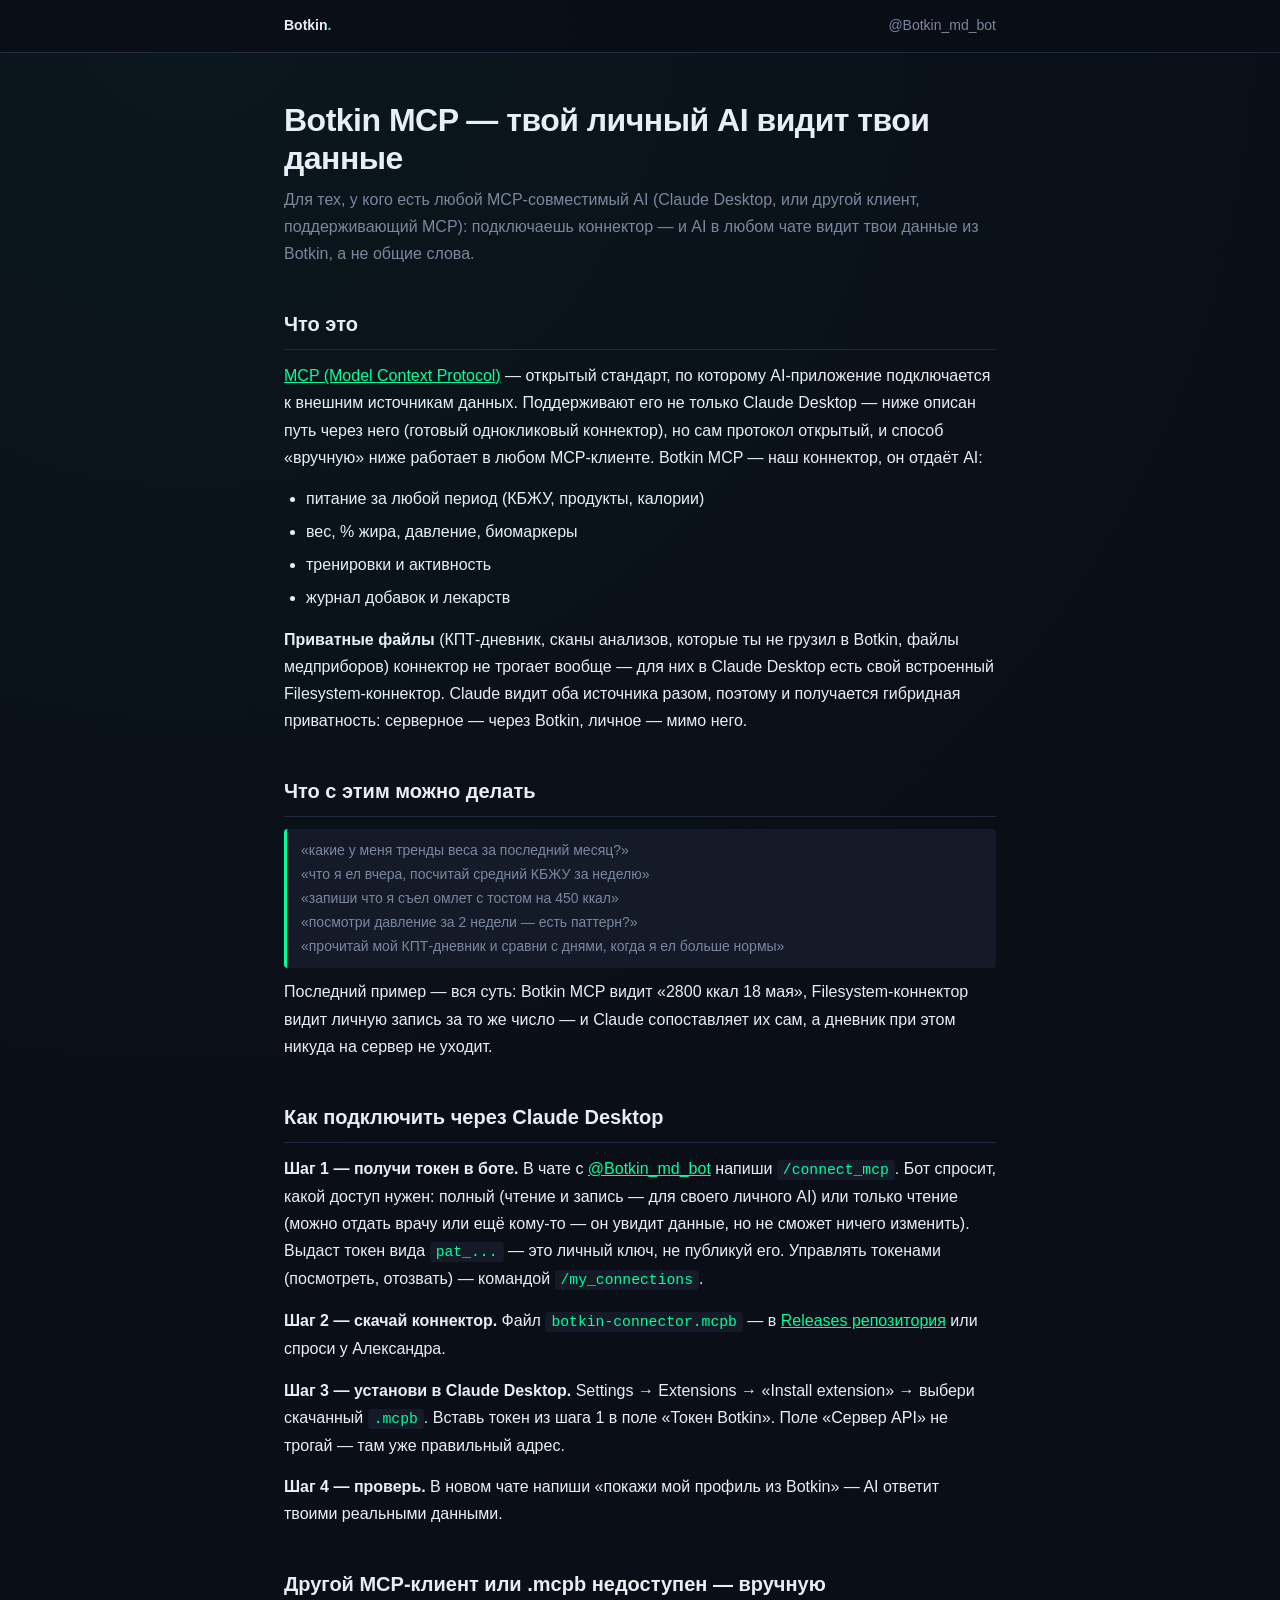
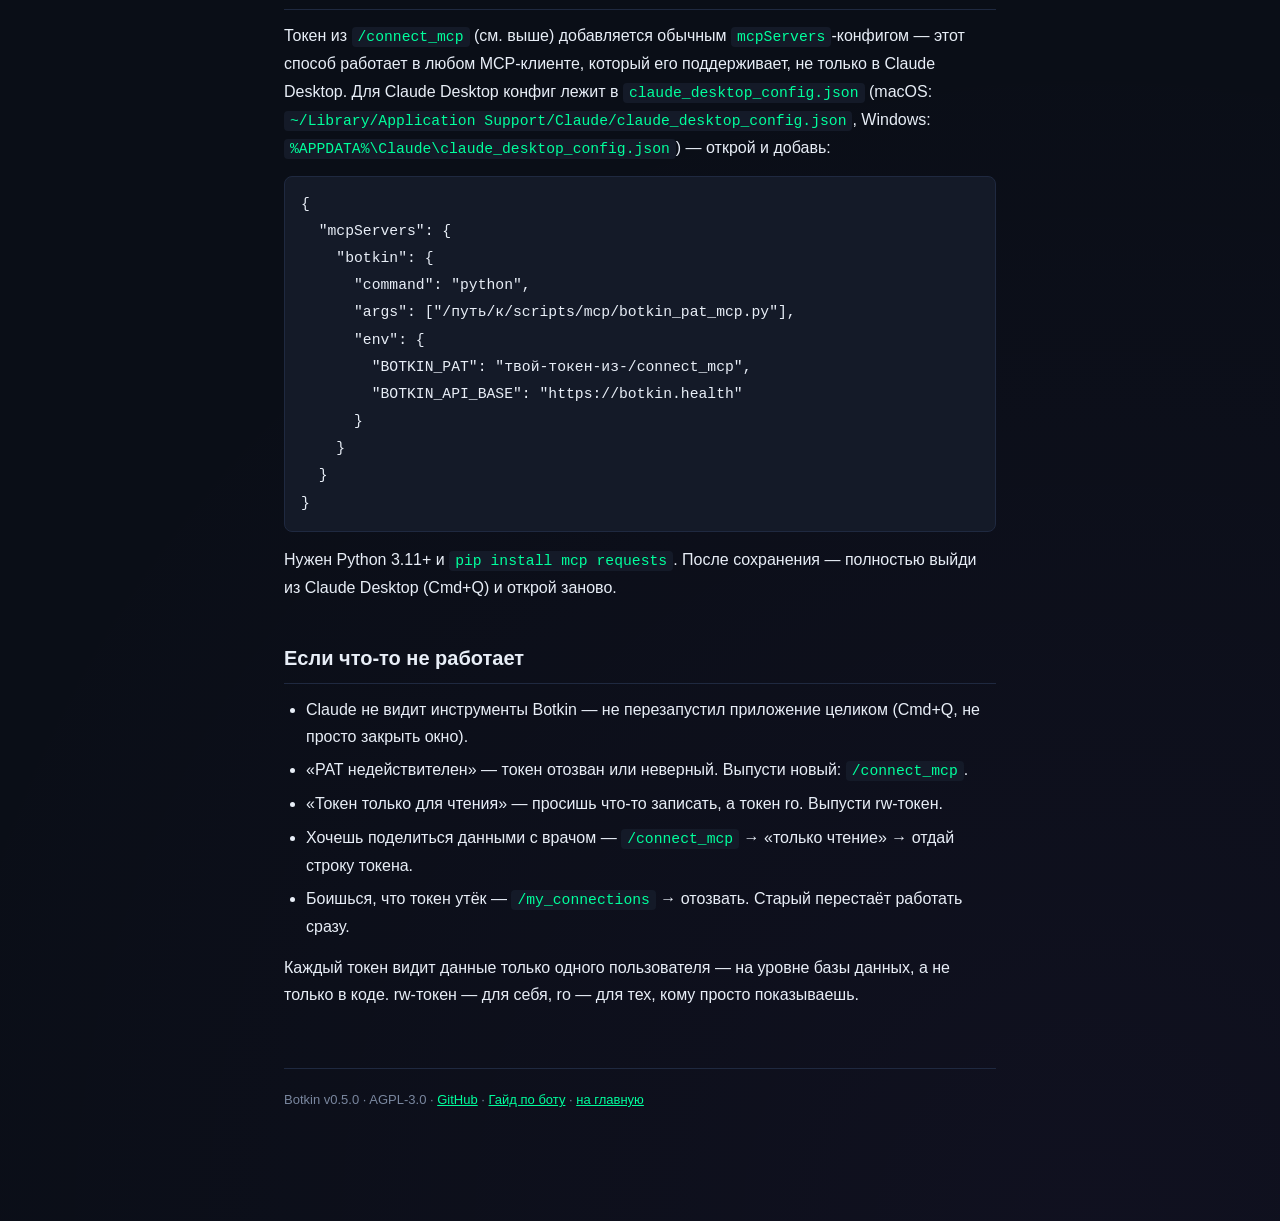
<file: docs/landing/mcp_guide.html>
<!doctype html>
<html lang="ru">
<head>
<meta charset="utf-8">
<title>Botkin — MCP для твоего AI</title>
<meta name="viewport" content="width=device-width,initial-scale=1">
<link rel="icon" type="image/png" href="assets/favicon.png">
<style>
:root {
  --bg: #0a0e17; --bg2: #0f1420; --card: #141a28; --border: #1f2940;
  --text: #e8eef7; --muted: #7a879f; --g: #00ff9d;
}
*{box-sizing:border-box;margin:0;padding:0}
body {
  background: var(--bg); color: var(--text);
  font: 16px/1.7 'SF Pro Display','Inter',-apple-system,sans-serif;
  -webkit-font-smoothing: antialiased;
  background-image:
    radial-gradient(circle at 15% 0%, rgba(0,255,157,0.04) 0%, transparent 40%),
    radial-gradient(circle at 85% 100%, rgba(168,85,247,0.04) 0%, transparent 40%);
}
.container { max-width: 760px; margin: 0 auto; padding: 48px 24px 120px; }
nav { padding: 14px 0; border-bottom: 1px solid var(--border); background: rgba(10,14,23,0.85); backdrop-filter: blur(16px); position: sticky; top: 0; z-index: 10; }
nav .row { max-width: 760px; margin: 0 auto; padding: 0 24px; display: flex; justify-content: space-between; align-items: center; }
nav a { color: var(--muted); text-decoration: none; font-size: 14px; }
nav a:hover { color: var(--text); }
nav .brand { color: var(--text); font-weight: 700; }
nav .brand .dot { color: var(--g); }
h1 { font-size: 32px; line-height: 1.2; margin-bottom: 8px; letter-spacing: -0.5px; }
h2 { font-size: 20px; margin-top: 40px; margin-bottom: 12px; padding-bottom: 8px; border-bottom: 1px solid var(--border); }
.lead { color: var(--muted); font-size: 16px; margin-bottom: 24px; }
p { margin-bottom: 14px; color: var(--text); }
ul, ol { margin: 0 0 14px 22px; }
li { margin-bottom: 6px; }
code { background: var(--card); padding: 2px 6px; border-radius: 4px; font-family: 'SF Mono',Menlo,monospace; font-size: 0.92em; color: var(--g); }
pre { background: var(--card); border: 1px solid var(--border); border-radius: 8px; padding: 14px 16px; margin: 0 0 14px; overflow-x: auto; }
pre code { background: none; padding: 0; color: var(--text); }
.example { background: var(--card); border-left: 3px solid var(--g); padding: 10px 14px; margin: 10px 0; border-radius: 4px; font-size: 14px; color: var(--muted); }
.example b { color: var(--text); }
a { color: var(--g); }
.footer { margin-top: 60px; padding-top: 20px; border-top: 1px solid var(--border); color: var(--muted); font-size: 13px; }
</style>
</head>
<body>
<nav>
  <div class="row">
    <a class="brand" href="/">Botkin<span class="dot">.</span></a>
    <a href="https://t.me/Botkin_md_bot">@Botkin_md_bot</a>
  </div>
</nav>

<div class="container">

<h1>Botkin MCP — твой личный AI видит твои данные</h1>
<p class="lead">Для тех, у кого есть любой MCP-совместимый AI (Claude Desktop, или другой клиент, поддерживающий MCP): подключаешь коннектор — и AI в любом чате видит твои данные из Botkin, а не общие слова.</p>

<h2>Что это</h2>
<p><a href="https://modelcontextprotocol.io" target="_blank" rel="noopener">MCP (Model Context Protocol)</a> — открытый стандарт, по которому AI-приложение подключается к внешним источникам данных. Поддерживают его не только Claude Desktop — ниже описан путь через него (готовый однокликовый коннектор), но сам протокол открытый, и способ «вручную» ниже работает в любом MCP-клиенте. Botkin MCP — наш коннектор, он отдаёт AI:</p>
<ul>
  <li>питание за любой период (КБЖУ, продукты, калории)</li>
  <li>вес, % жира, давление, биомаркеры</li>
  <li>тренировки и активность</li>
  <li>журнал добавок и лекарств</li>
</ul>
<p><b>Приватные файлы</b> (КПТ-дневник, сканы анализов, которые ты не грузил в Botkin, файлы медприборов) коннектор не трогает вообще — для них в Claude Desktop есть свой встроенный Filesystem-коннектор. Claude видит оба источника разом, поэтому и получается гибридная приватность: серверное — через Botkin, личное — мимо него.</p>

<h2>Что с этим можно делать</h2>
<div class="example">
  «какие у меня тренды веса за последний месяц?»<br>
  «что я ел вчера, посчитай средний КБЖУ за неделю»<br>
  «запиши что я съел омлет с тостом на 450 ккал»<br>
  «посмотри давление за 2 недели — есть паттерн?»<br>
  «прочитай мой КПТ-дневник и сравни с днями, когда я ел больше нормы»
</div>
<p>Последний пример — вся суть: Botkin MCP видит «2800 ккал 18 мая», Filesystem-коннектор видит личную запись за то же число — и Claude сопоставляет их сам, а дневник при этом никуда на сервер не уходит.</p>

<h2>Как подключить через Claude Desktop</h2>
<p><b>Шаг 1 — получи токен в боте.</b> В чате с <a href="https://t.me/Botkin_md_bot">@Botkin_md_bot</a> напиши <code>/connect_mcp</code>. Бот спросит, какой доступ нужен: полный (чтение и запись — для своего личного AI) или только чтение (можно отдать врачу или ещё кому-то — он увидит данные, но не сможет ничего изменить). Выдаст токен вида <code>pat_...</code> — это личный ключ, не публикуй его. Управлять токенами (посмотреть, отозвать) — командой <code>/my_connections</code>.</p>
<p><b>Шаг 2 — скачай коннектор.</b> Файл <code>botkin-connector.mcpb</code> — в <a href="https://github.com/botkin-health/Botkin/releases">Releases репозитория</a> или спроси у Александра.</p>
<p><b>Шаг 3 — установи в Claude Desktop.</b> Settings → Extensions → «Install extension» → выбери скачанный <code>.mcpb</code>. Вставь токен из шага 1 в поле «Токен Botkin». Поле «Сервер API» не трогай — там уже правильный адрес.</p>
<p><b>Шаг 4 — проверь.</b> В новом чате напиши «покажи мой профиль из Botkin» — AI ответит твоими реальными данными.</p>

<h2>Другой MCP-клиент или .mcpb недоступен — вручную</h2>
<p>Токен из <code>/connect_mcp</code> (см. выше) добавляется обычным <code>mcpServers</code>-конфигом — этот способ работает в любом MCP-клиенте, который его поддерживает, не только в Claude Desktop. Для Claude Desktop конфиг лежит в <code>claude_desktop_config.json</code> (macOS: <code>~/Library/Application Support/Claude/claude_desktop_config.json</code>, Windows: <code>%APPDATA%\Claude\claude_desktop_config.json</code>) — открой и добавь:</p>
<pre><code>{
  "mcpServers": {
    "botkin": {
      "command": "python",
      "args": ["/путь/к/scripts/mcp/botkin_pat_mcp.py"],
      "env": {
        "BOTKIN_PAT": "твой-токен-из-/connect_mcp",
        "BOTKIN_API_BASE": "https://botkin.health"
      }
    }
  }
}</code></pre>
<p>Нужен Python 3.11+ и <code>pip install mcp requests</code>. После сохранения — полностью выйди из Claude Desktop (Cmd+Q) и открой заново.</p>

<h2>Если что-то не работает</h2>
<ul>
  <li>Claude не видит инструменты Botkin — не перезапустил приложение целиком (Cmd+Q, не просто закрыть окно).</li>
  <li>«PAT недействителен» — токен отозван или неверный. Выпусти новый: <code>/connect_mcp</code>.</li>
  <li>«Токен только для чтения» — просишь что-то записать, а токен ro. Выпусти rw-токен.</li>
  <li>Хочешь поделиться данными с врачом — <code>/connect_mcp</code> → «только чтение» → отдай строку токена.</li>
  <li>Боишься, что токен утёк — <code>/my_connections</code> → отозвать. Старый перестаёт работать сразу.</li>
</ul>
<p>Каждый токен видит данные только одного пользователя — на уровне базы данных, а не только в коде. rw-токен — для себя, ro — для тех, кому просто показываешь.</p>

<div class="footer">
  Botkin v0.5.0 · AGPL-3.0 · <a href="https://github.com/botkin-health/Botkin">GitHub</a> · <a href="user_guide.html">Гайд по боту</a> · <a href="/">на главную</a>
</div>

</div>
</body>
</html>
</file>
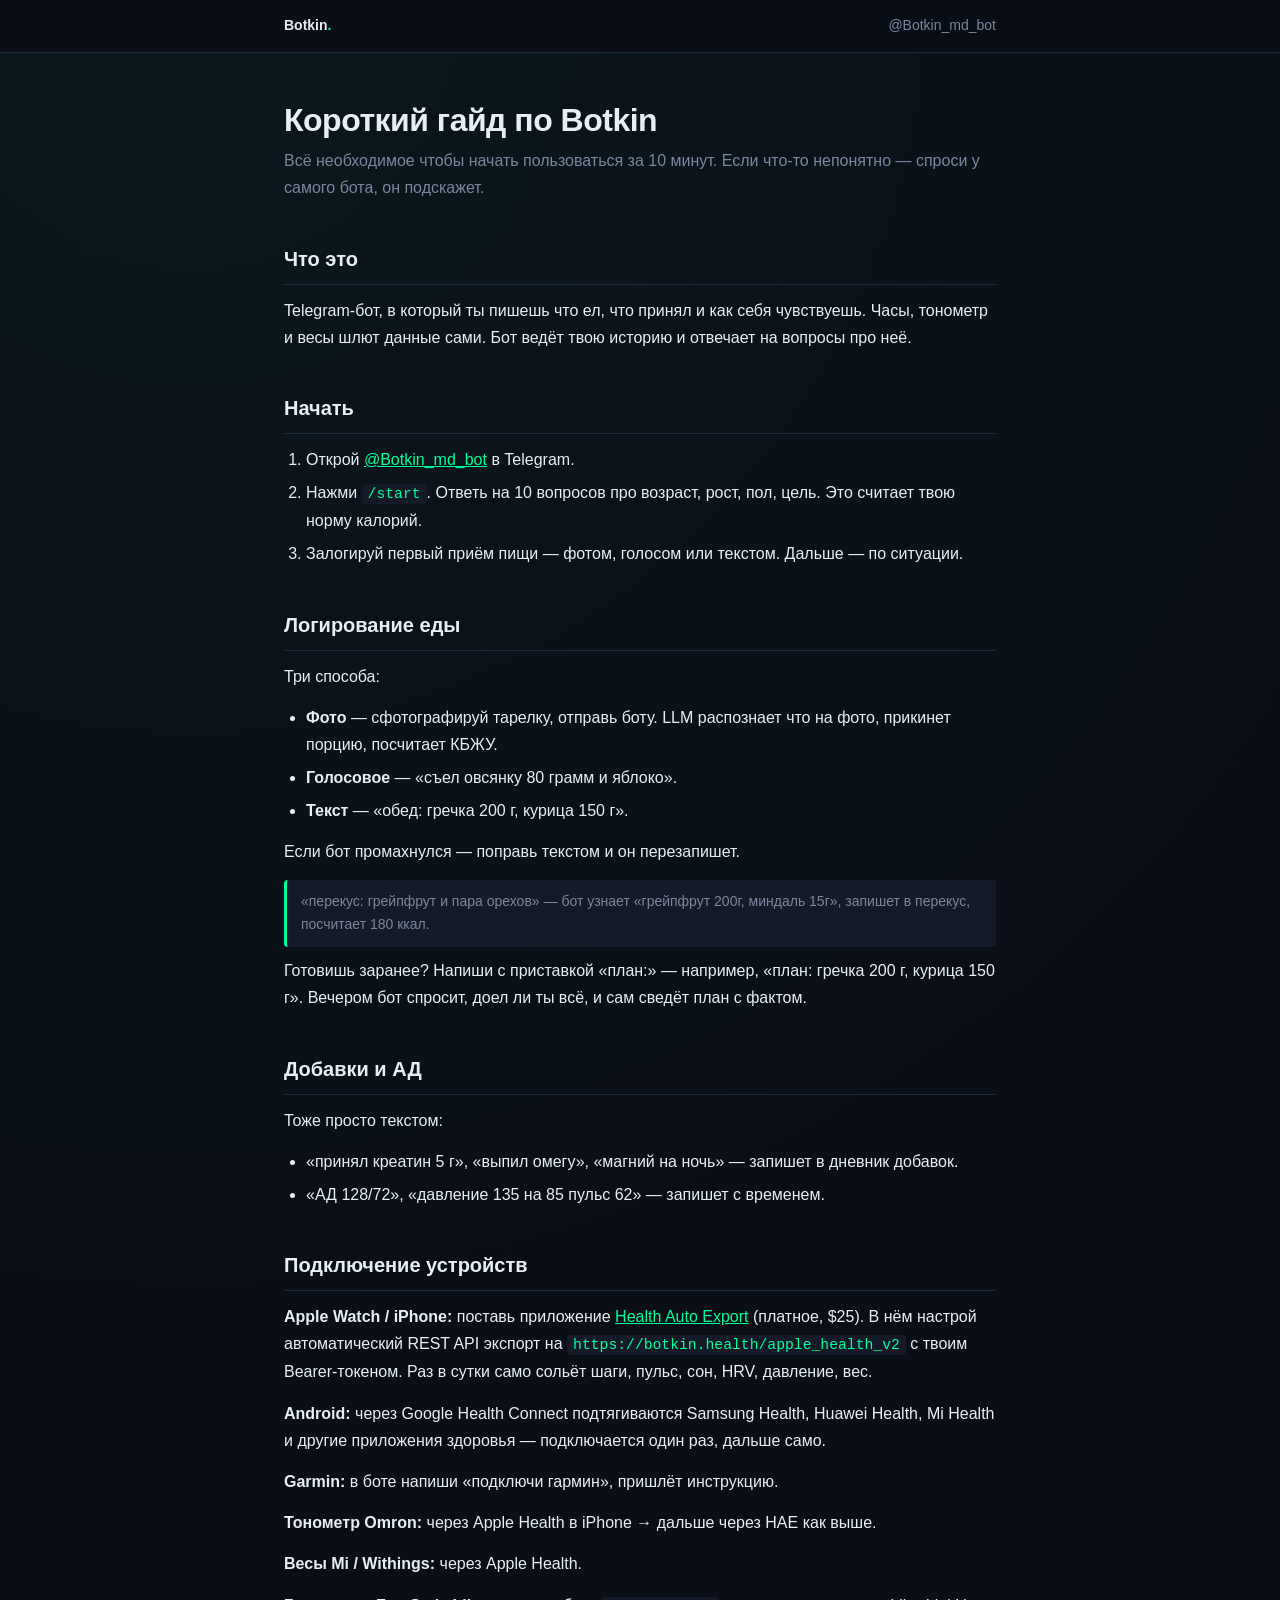
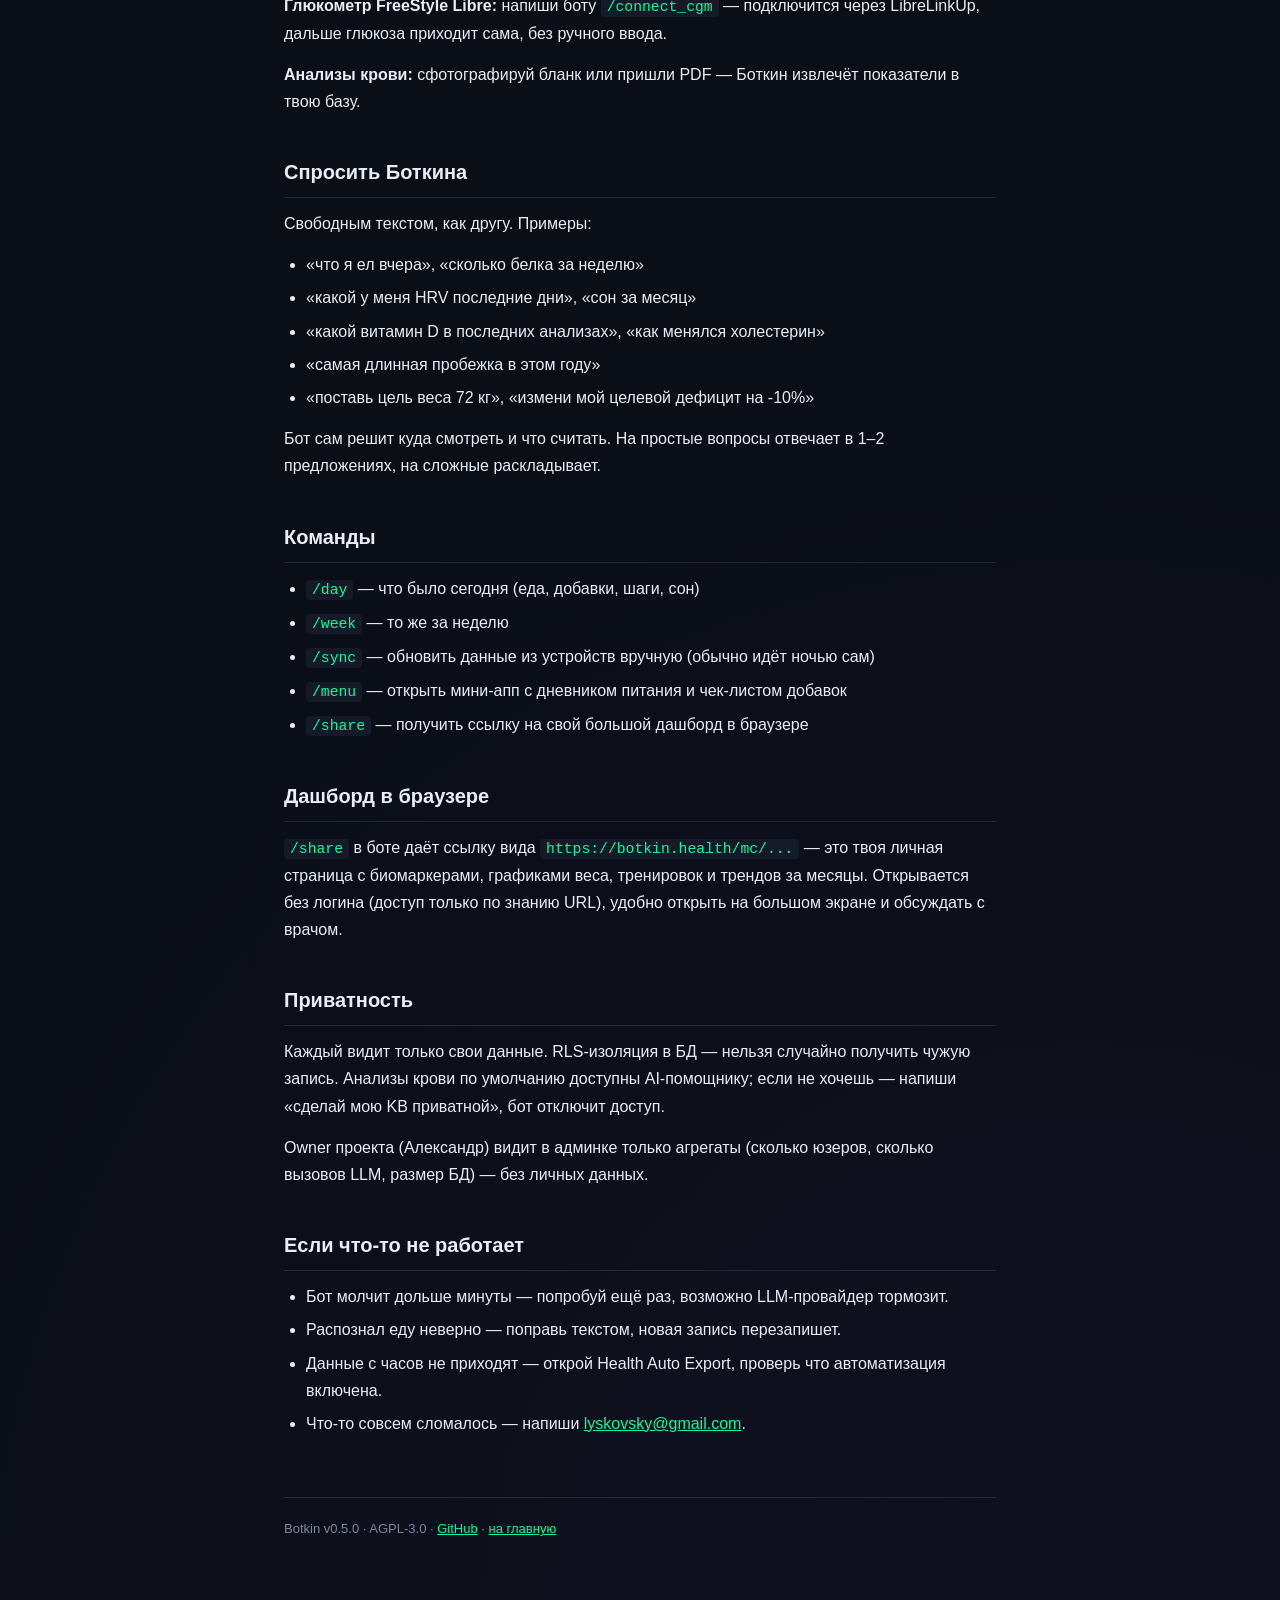
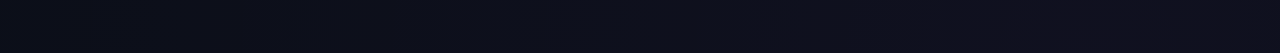
<file: docs/landing/user_guide.html>
<!doctype html>
<html lang="ru">
<head>
<meta charset="utf-8">
<title>Botkin — короткий гайд</title>
<meta name="viewport" content="width=device-width,initial-scale=1">
<link rel="icon" type="image/png" href="assets/favicon.png">
<style>
:root {
  --bg: #0a0e17; --bg2: #0f1420; --card: #141a28; --border: #1f2940;
  --text: #e8eef7; --muted: #7a879f; --g: #00ff9d;
}
*{box-sizing:border-box;margin:0;padding:0}
body {
  background: var(--bg); color: var(--text);
  font: 16px/1.7 'SF Pro Display','Inter',-apple-system,sans-serif;
  -webkit-font-smoothing: antialiased;
  background-image:
    radial-gradient(circle at 15% 0%, rgba(0,255,157,0.04) 0%, transparent 40%),
    radial-gradient(circle at 85% 100%, rgba(168,85,247,0.04) 0%, transparent 40%);
}
.container { max-width: 760px; margin: 0 auto; padding: 48px 24px 120px; }
nav { padding: 14px 0; border-bottom: 1px solid var(--border); background: rgba(10,14,23,0.85); backdrop-filter: blur(16px); position: sticky; top: 0; z-index: 10; }
nav .row { max-width: 760px; margin: 0 auto; padding: 0 24px; display: flex; justify-content: space-between; align-items: center; }
nav a { color: var(--muted); text-decoration: none; font-size: 14px; }
nav a:hover { color: var(--text); }
nav .brand { color: var(--text); font-weight: 700; }
nav .brand .dot { color: var(--g); }
h1 { font-size: 32px; line-height: 1.2; margin-bottom: 8px; letter-spacing: -0.5px; }
h2 { font-size: 20px; margin-top: 40px; margin-bottom: 12px; padding-bottom: 8px; border-bottom: 1px solid var(--border); }
.lead { color: var(--muted); font-size: 16px; margin-bottom: 24px; }
p { margin-bottom: 14px; color: var(--text); }
ul, ol { margin: 0 0 14px 22px; }
li { margin-bottom: 6px; }
code { background: var(--card); padding: 2px 6px; border-radius: 4px; font-family: 'SF Mono',Menlo,monospace; font-size: 0.92em; color: var(--g); }
.example { background: var(--card); border-left: 3px solid var(--g); padding: 10px 14px; margin: 10px 0; border-radius: 4px; font-size: 14px; color: var(--muted); }
.example b { color: var(--text); }
a { color: var(--g); }
.footer { margin-top: 60px; padding-top: 20px; border-top: 1px solid var(--border); color: var(--muted); font-size: 13px; }
</style>
</head>
<body>
<nav>
  <div class="row">
    <a class="brand" href="/">Botkin<span class="dot">.</span></a>
    <a href="https://t.me/Botkin_md_bot">@Botkin_md_bot</a>
  </div>
</nav>

<div class="container">

<h1>Короткий гайд по Botkin</h1>
<p class="lead">Всё необходимое чтобы начать пользоваться за 10 минут. Если что-то непонятно — спроси у самого бота, он подскажет.</p>

<h2>Что это</h2>
<p>Telegram-бот, в который ты пишешь что ел, что принял и как себя чувствуешь. Часы, тонометр и весы шлют данные сами. Бот ведёт твою историю и отвечает на вопросы про неё.</p>

<h2>Начать</h2>
<ol>
  <li>Открой <a href="https://t.me/Botkin_md_bot">@Botkin_md_bot</a> в Telegram.</li>
  <li>Нажми <code>/start</code>. Ответь на 10 вопросов про возраст, рост, пол, цель. Это считает твою норму калорий.</li>
  <li>Залогируй первый приём пищи — фотом, голосом или текстом. Дальше — по ситуации.</li>
</ol>

<h2>Логирование еды</h2>
<p>Три способа:</p>
<ul>
  <li><b>Фото</b> — сфотографируй тарелку, отправь боту. LLM распознает что на фото, прикинет порцию, посчитает КБЖУ.</li>
  <li><b>Голосовое</b> — «съел овсянку 80 грамм и яблоко».</li>
  <li><b>Текст</b> — «обед: гречка 200 г, курица 150 г».</li>
</ul>
<p>Если бот промахнулся — поправь текстом и он перезапишет.</p>
<div class="example">«перекус: грейпфрут и пара орехов» — бот узнает «грейпфрут 200г, миндаль 15г», запишет в перекус, посчитает 180 ккал.</div>
<p>Готовишь заранее? Напиши с приставкой «план:» — например, «план: гречка 200 г, курица 150 г». Вечером бот спросит, доел ли ты всё, и сам сведёт план с фактом.</p>

<h2>Добавки и АД</h2>
<p>Тоже просто текстом:</p>
<ul>
  <li>«принял креатин 5 г», «выпил омегу», «магний на ночь» — запишет в дневник добавок.</li>
  <li>«АД 128/72», «давление 135 на 85 пульс 62» — запишет с временем.</li>
</ul>

<h2>Подключение устройств</h2>
<p><b>Apple Watch / iPhone:</b> поставь приложение <a href="https://apps.apple.com/app/health-auto-export-json-csv/id1115567069">Health Auto Export</a> (платное, $25). В нём настрой автоматический REST API экспорт на <code>https://botkin.health/apple_health_v2</code> с твоим Bearer-токеном. Раз в сутки само сольёт шаги, пульс, сон, HRV, давление, вес.</p>
<p><b>Android:</b> через Google Health Connect подтягиваются Samsung Health, Huawei Health, Mi Health и другие приложения здоровья — подключается один раз, дальше само.</p>
<p><b>Garmin:</b> в боте напиши «подключи гармин», пришлёт инструкцию.</p>
<p><b>Тонометр Omron:</b> через Apple Health в iPhone → дальше через HAE как выше.</p>
<p><b>Весы Mi / Withings:</b> через Apple Health.</p>
<p><b>Глюкометр FreeStyle Libre:</b> напиши боту <code>/connect_cgm</code> — подключится через LibreLinkUp, дальше глюкоза приходит сама, без ручного ввода.</p>
<p><b>Анализы крови:</b> сфотографируй бланк или пришли PDF — Боткин извлечёт показатели в твою базу.</p>

<h2>Спросить Боткина</h2>
<p>Свободным текстом, как другу. Примеры:</p>
<ul>
  <li>«что я ел вчера», «сколько белка за неделю»</li>
  <li>«какой у меня HRV последние дни», «сон за месяц»</li>
  <li>«какой витамин D в последних анализах», «как менялся холестерин»</li>
  <li>«самая длинная пробежка в этом году»</li>
  <li>«поставь цель веса 72 кг», «измени мой целевой дефицит на -10%»</li>
</ul>
<p>Бот сам решит куда смотреть и что считать. На простые вопросы отвечает в 1–2 предложениях, на сложные раскладывает.</p>

<h2>Команды</h2>
<ul>
  <li><code>/day</code> — что было сегодня (еда, добавки, шаги, сон)</li>
  <li><code>/week</code> — то же за неделю</li>
  <li><code>/sync</code> — обновить данные из устройств вручную (обычно идёт ночью сам)</li>
  <li><code>/menu</code> — открыть мини-апп с дневником питания и чек-листом добавок</li>
  <li><code>/share</code> — получить ссылку на свой большой дашборд в браузере</li>
</ul>

<h2>Дашборд в браузере</h2>
<p><code>/share</code> в боте даёт ссылку вида <code>https://botkin.health/mc/...</code> — это твоя личная страница с биомаркерами, графиками веса, тренировок и трендов за месяцы. Открывается без логина (доступ только по знанию URL), удобно открыть на большом экране и обсуждать с врачом.</p>

<h2>Приватность</h2>
<p>Каждый видит только свои данные. RLS-изоляция в БД — нельзя случайно получить чужую запись. Анализы крови по умолчанию доступны AI-помощнику; если не хочешь — напиши «сделай мою KB приватной», бот отключит доступ.</p>
<p>Owner проекта (Александр) видит в админке только агрегаты (сколько юзеров, сколько вызовов LLM, размер БД) — без личных данных.</p>

<h2>Если что-то не работает</h2>
<ul>
  <li>Бот молчит дольше минуты — попробуй ещё раз, возможно LLM-провайдер тормозит.</li>
  <li>Распознал еду неверно — поправь текстом, новая запись перезапишет.</li>
  <li>Данные с часов не приходят — открой Health Auto Export, проверь что автоматизация включена.</li>
  <li>Что-то совсем сломалось — напиши <a href="mailto:lyskovsky@gmail.com">lyskovsky@gmail.com</a>.</li>
</ul>

<div class="footer">
  Botkin v0.5.0 · AGPL-3.0 · <a href="https://github.com/botkin-health/Botkin">GitHub</a> · <a href="/">на главную</a>
</div>

</div>
</body>
</html>
</file>
